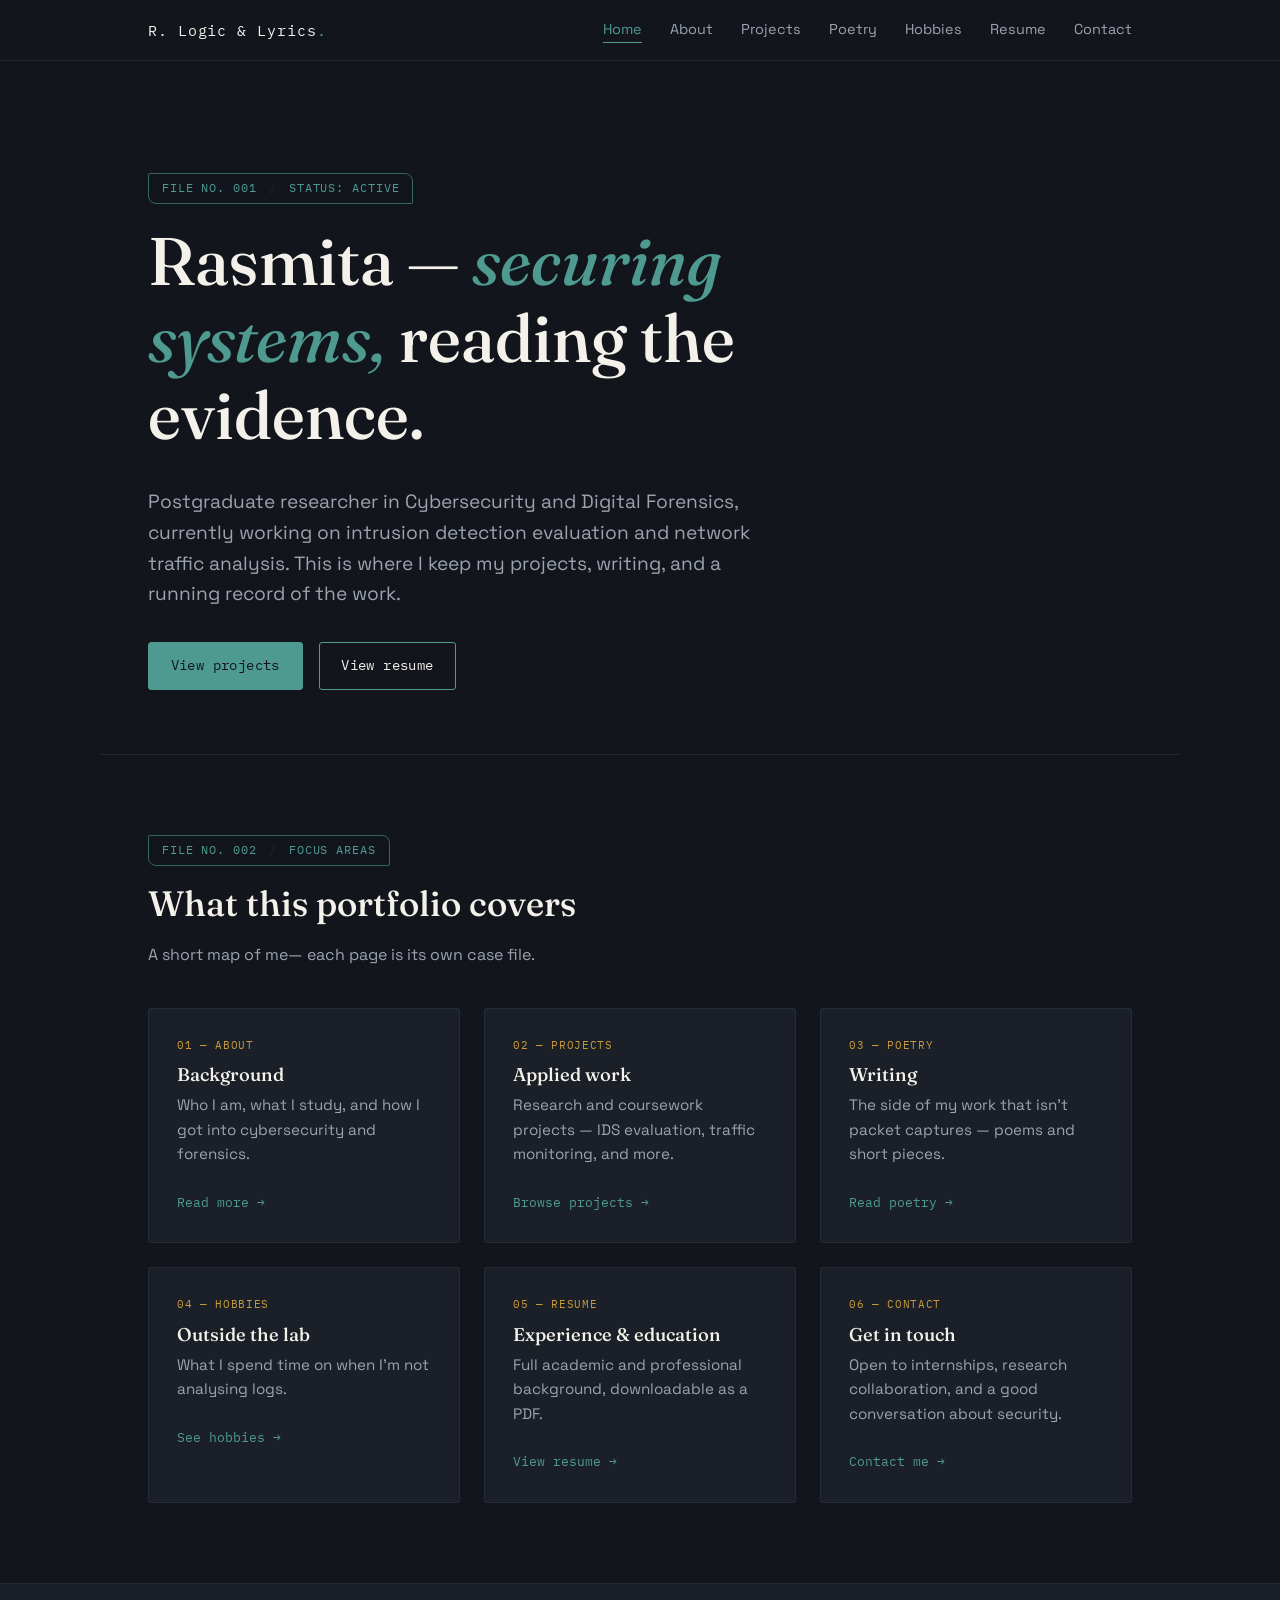
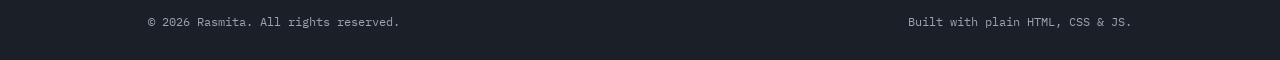
<file: index.html>
<!DOCTYPE html>
<html lang="en">
<head>
  <meta charset="UTF-8">
  <meta name="viewport" content="width=device-width, initial-scale=1.0">
  <title>Rasmita — Cybersecurity & Digital Forensics</title>
  <meta name="description" content="Portfolio of Rasmita — postgraduate researcher in cybersecurity and digital forensics. Projects, writing, and background.">
  <link rel="icon" type="image/x-icon" href="favicon/favicon.ico">
  <link rel="stylesheet" href="css/style.css">
</head>
<body>

  <header class="site-header">
    <div class="wrap">
      <a href="index.html" class="logo-mark">R. Logic & Lyrics<span>.</span></a>
      <button class="nav-toggle" aria-expanded="false" aria-controls="nav-links">Menu</button>
      <ul class="nav-links" id="nav-links">
        <li><a href="index.html" aria-current="page">Home</a></li>
        <li><a href="about.html">About</a></li>
        <li><a href="projects.html">Projects</a></li>
        <li><a href="poetry.html">Poetry</a></li>
        <li><a href="hobbies.html">Hobbies</a></li>
        <li><a href="resume.html">Resume</a></li>
        <li><a href="contact.html">Contact</a></li>
      </ul>
    </div>
  </header>

  <main>
    <section class="hero wrap">
      <div class="case-tab">FILE NO. 001 <span class="divider">/</span> STATUS: ACTIVE</div>
      <h1>Rasmita — <em>securing systems,</em> reading the evidence.</h1>
      <p class="lede">
        Postgraduate researcher in Cybersecurity and Digital Forensics, currently working on intrusion
        detection evaluation and network traffic analysis. This is where I keep my projects, writing,
        and a running record of the work.
      </p>
      <div class="hero-actions">
        <a href="projects.html" class="btn btn-primary">View projects</a>
        <a href="resume.html" class="btn btn-ghost">View resume</a>
      </div>
    </section>

    <section class="section wrap">
      <div class="section-head reveal">
        <div class="case-tab">FILE NO. 002 <span class="divider">/</span> FOCUS AREAS</div>
        <h2>What this portfolio covers</h2>
        <p>A short map of me— each page is its own case file.</p>
      </div>
      <div class="grid">
        <div class="card reveal">
          <div class="meta">01 — About</div>
          <h3>Background</h3>
          <p>Who I am, what I study, and how I got into cybersecurity and forensics.</p>
          <a href="about.html" class="card-link">Read more →</a>
        </div>
        <div class="card reveal">
          <div class="meta">02 — Projects</div>
          <h3>Applied work</h3>
          <p>Research and coursework projects — IDS evaluation, traffic monitoring, and more.</p>
          <a href="projects.html" class="card-link">Browse projects →</a>
        </div>
        <div class="card reveal">
          <div class="meta">03 — Poetry</div>
          <h3>Writing</h3>
          <p>The side of my work that isn't packet captures — poems and short pieces.</p>
          <a href="poetry.html" class="card-link">Read poetry →</a>
        </div>
        <div class="card reveal">
          <div class="meta">04 — Hobbies</div>
          <h3>Outside the lab</h3>
          <p>What I spend time on when I'm not analysing logs.</p>
          <a href="hobbies.html" class="card-link">See hobbies →</a>
        </div>
        <div class="card reveal">
          <div class="meta">05 — Resume</div>
          <h3>Experience & education</h3>
          <p>Full academic and professional background, downloadable as a PDF.</p>
          <a href="resume.html" class="card-link">View resume →</a>
        </div>
        <div class="card reveal">
          <div class="meta">06 — Contact</div>
          <h3>Get in touch</h3>
          <p>Open to internships, research collaboration, and a good conversation about security.</p>
          <a href="contact.html" class="card-link">Contact me →</a>
        </div>
      </div>
    </section>
  </main>

  <footer class="site-footer">
    <div class="wrap">
      <span>&copy; <span id="year"></span> Rasmita. All rights reserved.</span>
      <span>Built with plain HTML, CSS & JS.</span>
    </div>
  </footer>

  <script src="js/script.js"></script>
</body>
</html>
</file>
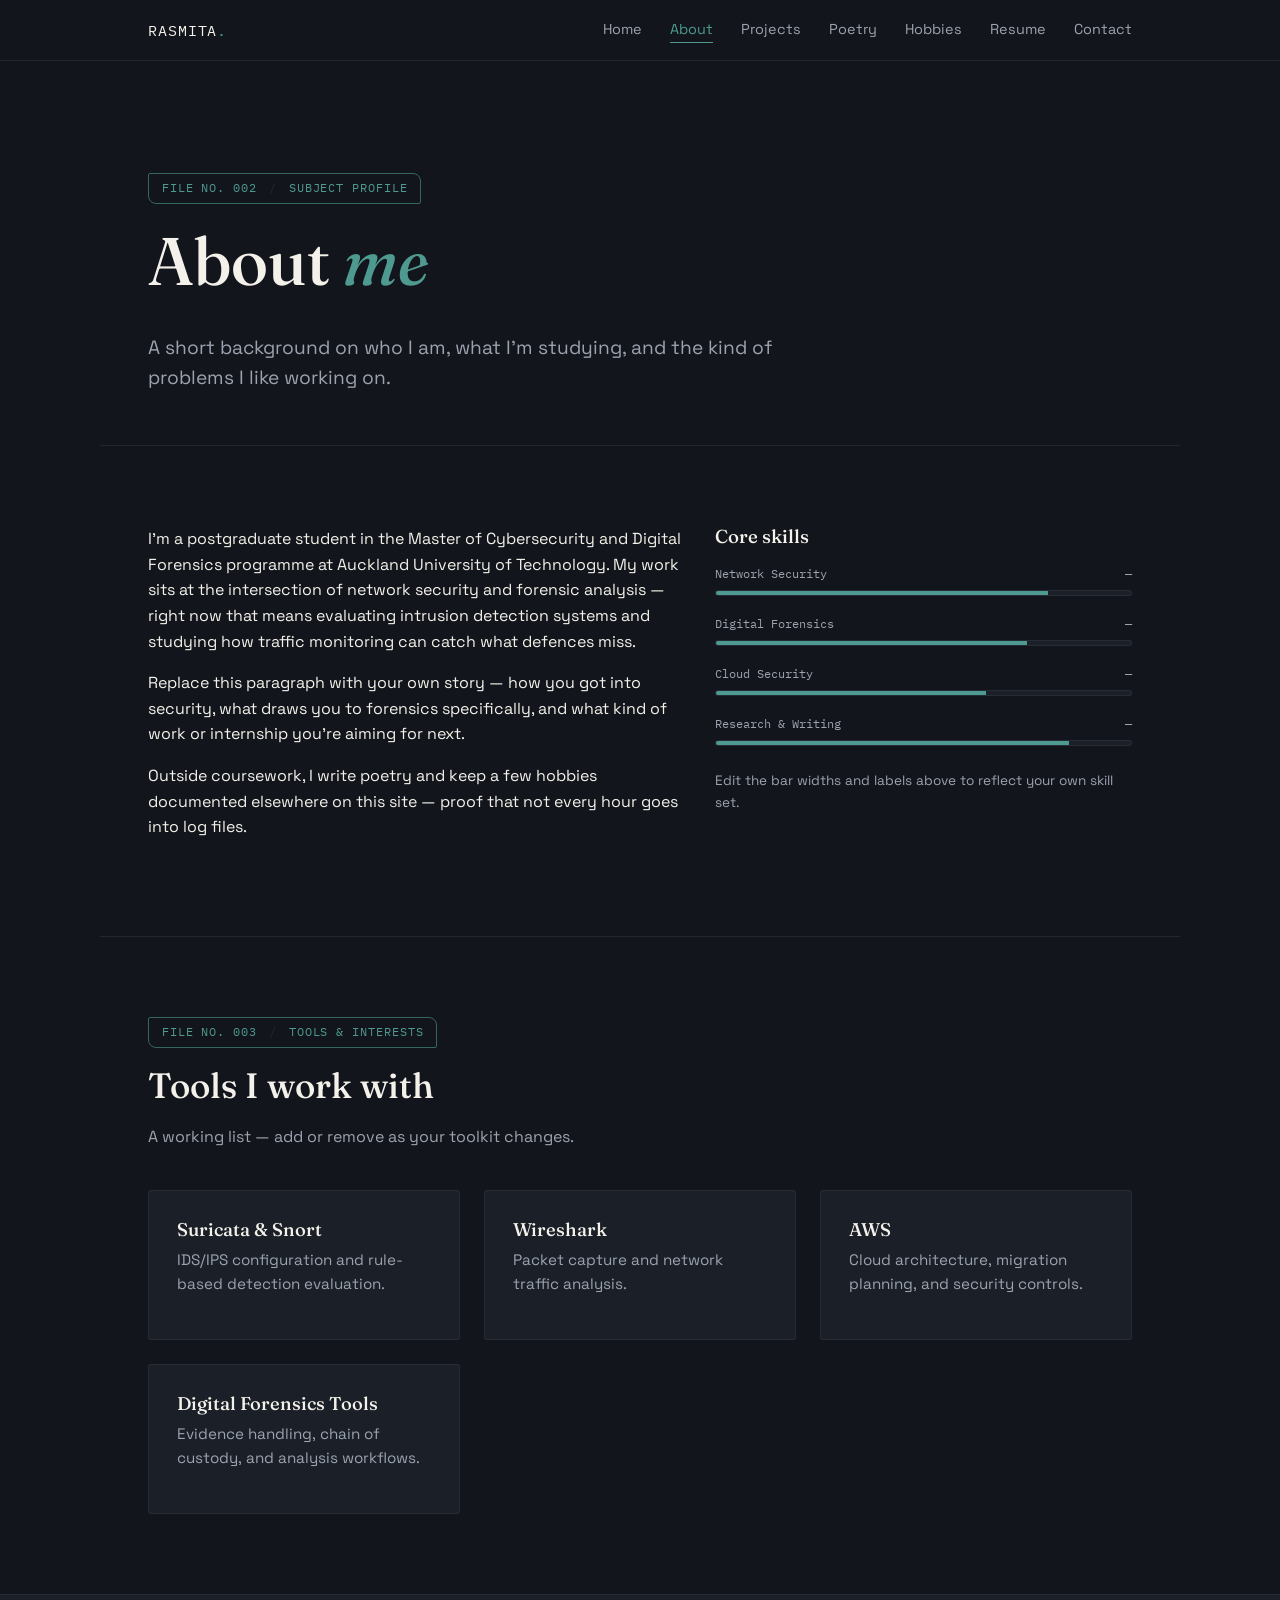
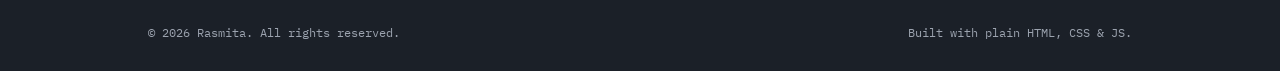
<file: about.html>
<!DOCTYPE html>
<html lang="en">
<head>
  <meta charset="UTF-8">
  <meta name="viewport" content="width=device-width, initial-scale=1.0">
  <title>About — Rasmita</title>
  <meta name="description" content="About Rasmita — background, education, and skills in cybersecurity and digital forensics.">
  <link rel="icon" type="image/x-icon" href="favicon/favicon.ico">
  <link rel="stylesheet" href="css/style.css">
</head>
<body>

  <header class="site-header">
    <div class="wrap">
      <a href="index.html" class="logo-mark">RASMITA<span>.</span></a>
      <button class="nav-toggle" aria-expanded="false" aria-controls="nav-links">Menu</button>
      <ul class="nav-links" id="nav-links">
        <li><a href="index.html">Home</a></li>
        <li><a href="about.html" aria-current="page">About</a></li>
        <li><a href="projects.html">Projects</a></li>
        <li><a href="poetry.html">Poetry</a></li>
        <li><a href="hobbies.html">Hobbies</a></li>
        <li><a href="resume.html">Resume</a></li>
        <li><a href="contact.html">Contact</a></li>
      </ul>
    </div>
  </header>

  <main>
    <section class="hero wrap" style="padding-bottom: 2rem;">
      <div class="case-tab">FILE NO. 002 <span class="divider">/</span> SUBJECT PROFILE</div>
      <h1>About <em>me</em></h1>
      <p class="lede">
        A short background on who I am, what I'm studying, and the kind of problems I like working on.
      </p>
    </section>

    <section class="section wrap">
      <div class="grid" style="grid-template-columns: 1.3fr 1fr; align-items: start;">
        <div class="reveal">
          <p>
            I'm a postgraduate student in the Master of Cybersecurity and Digital Forensics programme
            at Auckland University of Technology. My work sits at the intersection of network security
            and forensic analysis — right now that means evaluating intrusion detection systems and
            studying how traffic monitoring can catch what defences miss.
          </p>
          <p>
            Replace this paragraph with your own story — how you got into security, what draws you to
            forensics specifically, and what kind of work or internship you're aiming for next.
          </p>
          <p>
            Outside coursework, I write poetry and keep a few hobbies documented elsewhere on this site —
            proof that not every hour goes into log files.
          </p>
        </div>

        <div class="reveal">
          <h3 style="margin-bottom:1rem;">Core skills</h3>
          <div class="skill-bar">
            <div class="label"><span>Network Security</span><span>—</span></div>
            <div class="track"><div class="fill" style="width: 80%;"></div></div>
          </div>
          <div class="skill-bar">
            <div class="label"><span>Digital Forensics</span><span>—</span></div>
            <div class="track"><div class="fill" style="width: 75%;"></div></div>
          </div>
          <div class="skill-bar">
            <div class="label"><span>Cloud Security</span><span>—</span></div>
            <div class="track"><div class="fill" style="width: 65%;"></div></div>
          </div>
          <div class="skill-bar">
            <div class="label"><span>Research & Writing</span><span>—</span></div>
            <div class="track"><div class="fill" style="width: 85%;"></div></div>
          </div>
          <p style="font-size: 0.85rem; color: var(--text-lo); margin-top: 1.5rem;">
            Edit the bar widths and labels above to reflect your own skill set.
          </p>
        </div>
      </div>
    </section>

    <section class="section wrap">
      <div class="section-head reveal">
        <div class="case-tab">FILE NO. 003 <span class="divider">/</span> TOOLS & INTERESTS</div>
        <h2>Tools I work with</h2>
        <p>A working list — add or remove as your toolkit changes.</p>
      </div>
      <div class="grid">
        <div class="card reveal"><h3>Suricata & Snort</h3><p>IDS/IPS configuration and rule-based detection evaluation.</p></div>
        <div class="card reveal"><h3>Wireshark</h3><p>Packet capture and network traffic analysis.</p></div>
        <div class="card reveal"><h3>AWS</h3><p>Cloud architecture, migration planning, and security controls.</p></div>
        <div class="card reveal"><h3>Digital Forensics Tools</h3><p>Evidence handling, chain of custody, and analysis workflows.</p></div>
      </div>
    </section>
  </main>

  <footer class="site-footer">
    <div class="wrap">
      <span>&copy; <span id="year"></span> Rasmita. All rights reserved.</span>
      <span>Built with plain HTML, CSS & JS.</span>
    </div>
  </footer>

  <script src="js/script.js"></script>
</body>
</html>
</file>
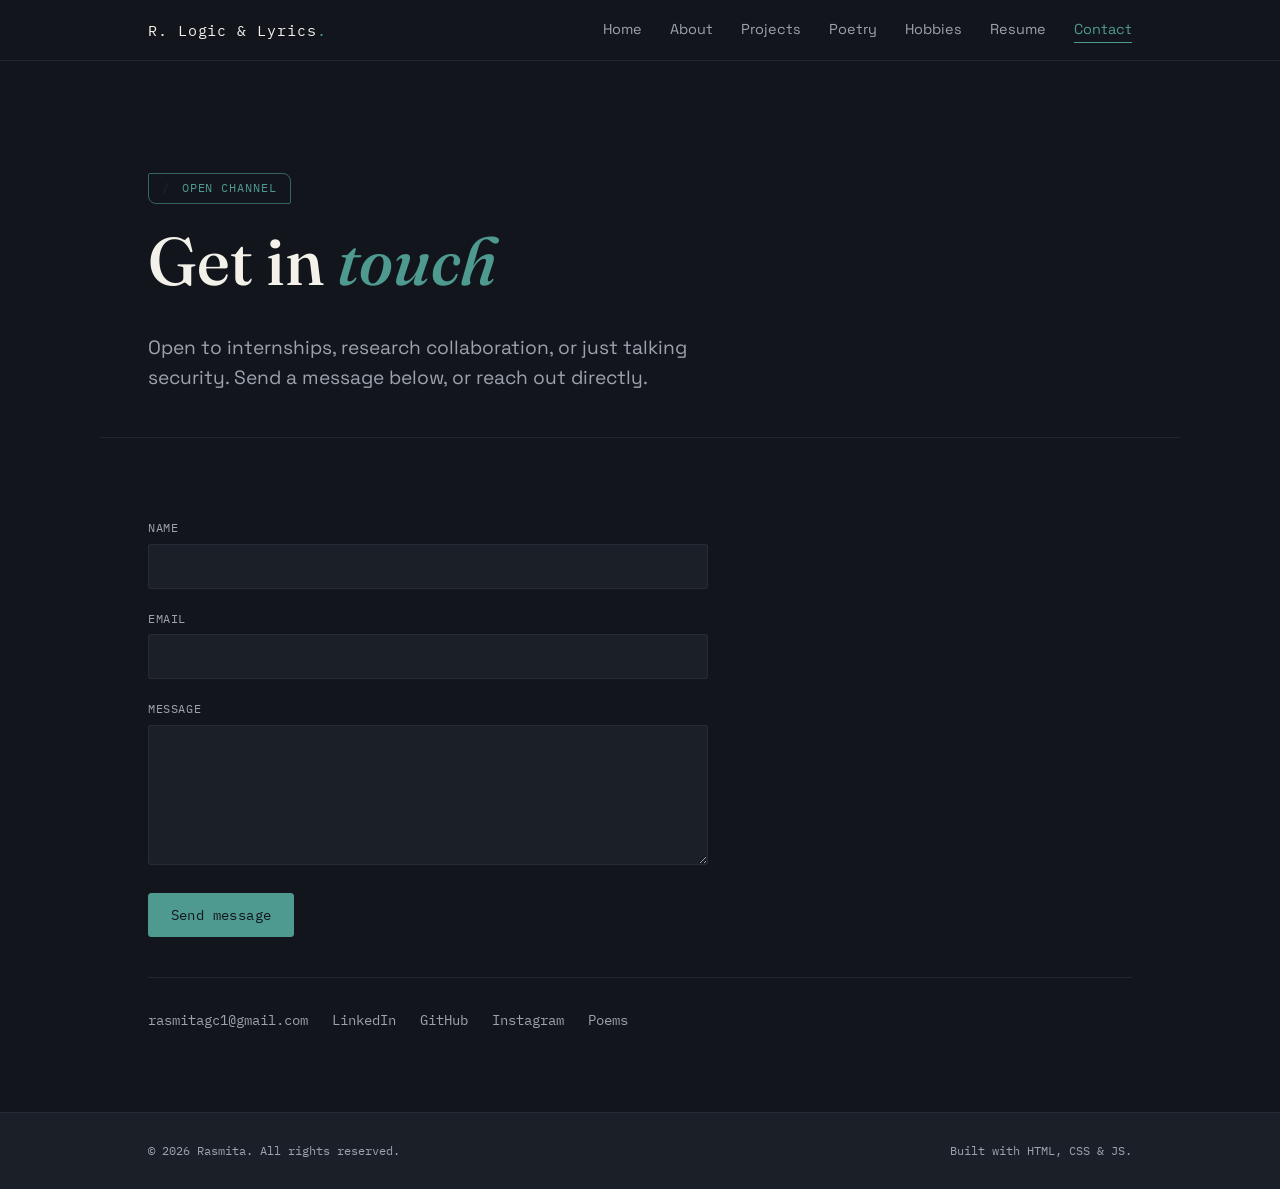
<file: contact.html>
<!DOCTYPE html>
<html lang="en">
<head>
  <meta charset="UTF-8">
  <meta name="viewport" content="width=device-width, initial-scale=1.0">
  <title>Contact — Rasmita</title>
  <meta name="description" content="Get in touch with Rasmita.">
  <link rel="icon" type="image/x-icon" href="favicon/favicon.ico">
  <link rel="stylesheet" href="css/style.css">
</head>
<body>

  <header class="site-header">
    <div class="wrap">
      <a href="index.html" class="logo-mark">R. Logic & Lyrics<span>.</span></a>
      <button class="nav-toggle" aria-expanded="false" aria-controls="nav-links">Menu</button>
      <ul class="nav-links" id="nav-links">
        <li><a href="index.html">Home</a></li>
        <li><a href="about.html">About</a></li>
        <li><a href="projects.html">Projects</a></li>
        <li><a href="poetry.html">Poetry</a></li>
        <li><a href="hobbies.html">Hobbies</a></li>
        <li><a href="resume.html">Resume</a></li>
        <li><a href="contact.html" aria-current="page">Contact</a></li>
      </ul>
    </div>
  </header>

  <main>
    <section class="hero wrap" style="padding-bottom: 1.5rem;">
      <div class="case-tab"> <span class="divider">/</span> OPEN CHANNEL</div>
      <h1>Get in <em>touch</em></h1>
      <p class="lede">
        Open to internships, research collaboration, or just talking security. Send a message below,
        or reach out directly.
      </p>
    </section>

    <section class="section wrap">
      <!--
        This form uses Formspree (formspree.io) — a free service that emails form
        submissions to you without needing a backend server, which works with
        GitHub Pages since it only serves static files.

        To activate it:
        1. Create a free account at https://formspree.io
        2. Create a new form and copy your form endpoint (looks like
           https://formspree.io/f/xxxxabcd)
        3. Replace the action="" URL below with your endpoint
      -->
      <form class="form-grid reveal" action="https://formspree.io/f/mnjerlel" method="POST">
        <div class="field">
          <label for="name">Name</label>
          <input type="text" id="name" name="name" required>
        </div>
        <div class="field">
          <label for="email">Email</label>
          <input type="email" id="email" name="email" required>
        </div>
        <div class="field">
          <label for="message">Message</label>
          <textarea id="message" name="message" required></textarea>
        </div>
        <div class="field">
          <button type="submit" class="btn btn-primary">Send message</button>
        </div>
      </form>

      <div class="contact-info reveal">
        <a href="mailto:your.email@example.com">rasmitagc1@gmail.com</a>
        <a href="https://www.linkedin.com/in/rasmita-gc-48696a213/" target="_blank" rel="noopener">LinkedIn</a>
        <a href="https://github.com/rasmitagc" target="_blank" rel="noopener">GitHub</a>
        <a href="https://www.instagram.com/rasmitagc__/" target="_blank" rel="noopener">Instagram</a>
        <a href="https://rasmitagc.blogspot.com/" target="_blank" rel="noopener">Poems</a>
      </div>
    </section>
  </main>

  <footer class="site-footer">
    <div class="wrap">
      <span>&copy; <span id="year"></span> Rasmita. All rights reserved.</span>
      <span>Built with HTML, CSS & JS.</span>
    </div>
  </footer>

  <script src="js/script.js"></script>
</body>
</html>
</file>
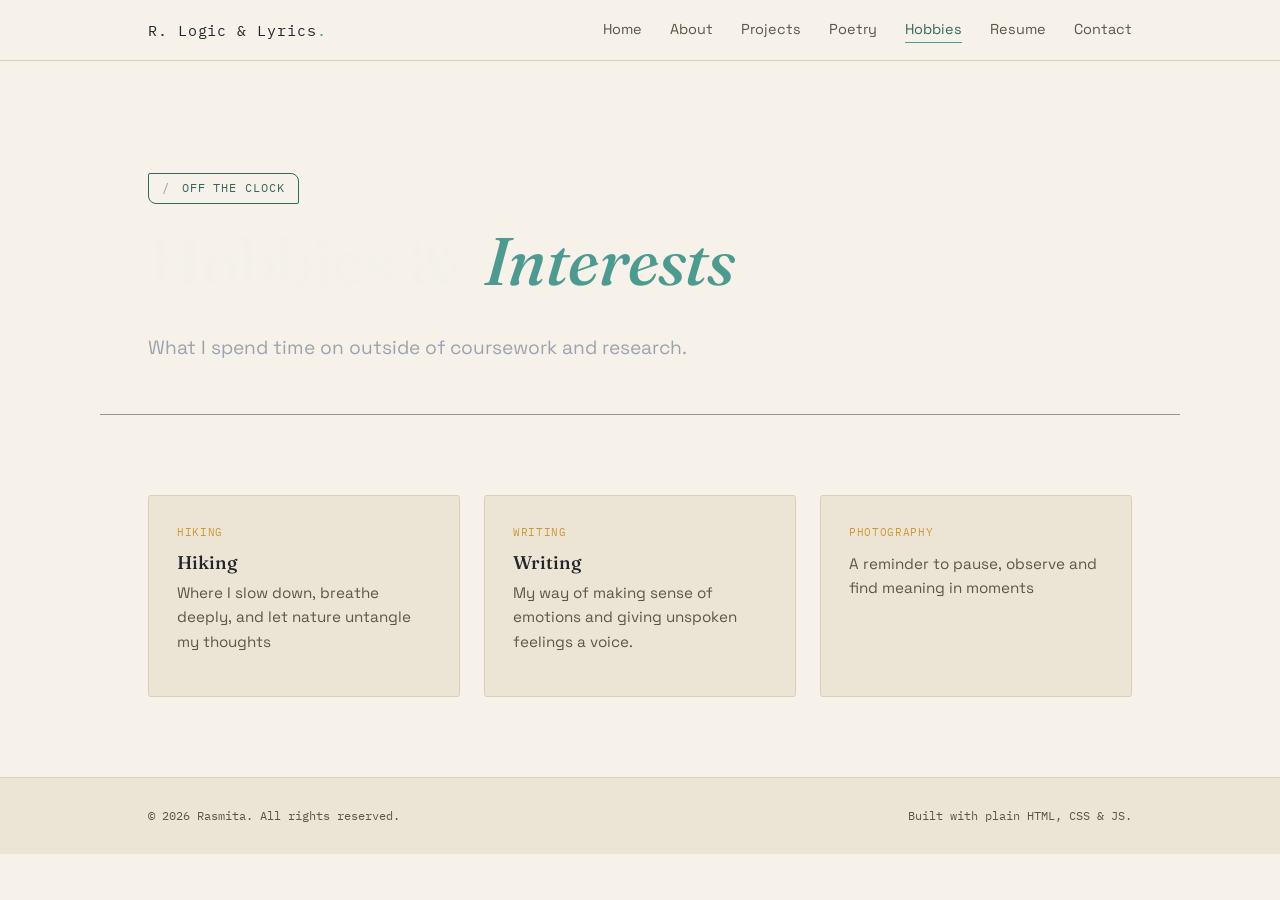
<file: hobbies.html>
<!DOCTYPE html>
<html lang="en">
<head>
  <meta charset="UTF-8">
  <meta name="viewport" content="width=device-width, initial-scale=1.0">
  <title>Hobbies — Rasmita</title>
  <meta name="description" content="Hobbies and interests outside of coursework.">
  <link rel="icon" type="image/x-icon" href="favicon/favicon.ico">
  <link rel="stylesheet" href="css/style.css">
</head>
<body class="paper-page">

  <header class="site-header">
    <div class="wrap">
      <a href="index.html" class="logo-mark">R. Logic & Lyrics<span>.</span></a>
      <button class="nav-toggle" aria-expanded="false" aria-controls="nav-links">Menu</button>
      <ul class="nav-links" id="nav-links">
        <li><a href="index.html">Home</a></li>
        <li><a href="about.html">About</a></li>
        <li><a href="projects.html">Projects</a></li>
        <li><a href="poetry.html">Poetry</a></li>
        <li><a href="hobbies.html" aria-current="page">Hobbies</a></li>
        <li><a href="resume.html">Resume</a></li>
        <li><a href="contact.html">Contact</a></li>
      </ul>
    </div>
  </header>

  <main>
    <section class="hero wrap" style="padding-bottom: 2rem;">
      <div class="case-tab"><span class="divider">/</span> OFF THE CLOCK</div>
      <h1>Hobbies & <em>Interests</em></h1>
      <p class="lede">
        What I spend time on outside of coursework and research.
      </p>
    </section>

    <section class="section wrap">
      <div class="grid">
        <div class="card reveal">
          <div class="meta">Hiking</div>
          <h3>Hiking</h3>
          <p>Where I slow down, breathe deeply, and let nature untangle my thoughts</p>
        </div>
        <div class="card reveal">
          <div class="meta">Writing</div>
          <h3>Writing</h3>
          <p>My way of making sense of emotions and giving unspoken feelings a voice.</p>
        </div>
        <div class="card reveal">
          <div class="meta">Photography</div>
          <h3></h3>
          <p>A reminder to pause, observe and find meaning in moments</p>
        </div>
      </div>
    </section>
  </main>

  <footer class="site-footer">
    <div class="wrap">
      <span>&copy; <span id="year"></span> Rasmita. All rights reserved.</span>
      <span>Built with plain HTML, CSS & JS.</span>
    </div>
  </footer>

  <script src="js/script.js"></script>
</body>
</html>
</file>
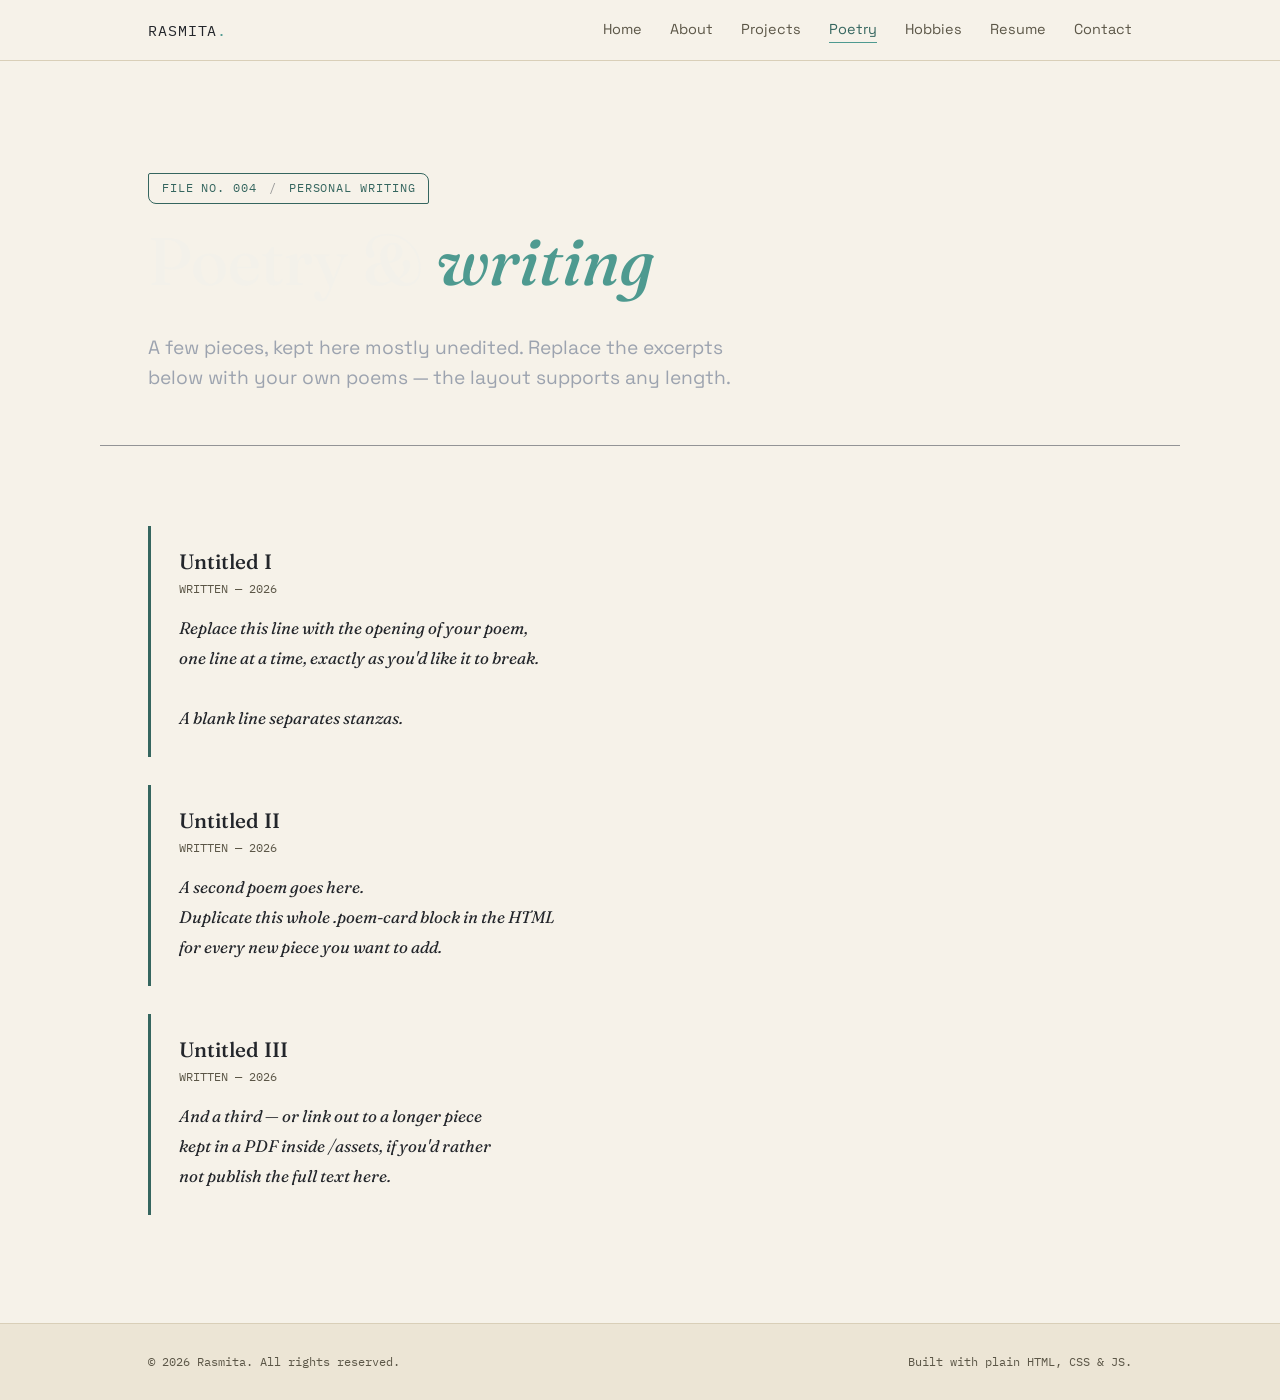
<file: poetry.html>
<!DOCTYPE html>
<html lang="en">
<head>
  <meta charset="UTF-8">
  <meta name="viewport" content="width=device-width, initial-scale=1.0">
  <title>Poetry — Rasmita</title>
  <meta name="description" content="Poetry and writing by Rasmita.">
  <link rel="icon" type="image/x-icon" href="favicon/favicon.ico">
  <link rel="stylesheet" href="css/style.css">
</head>
<body class="paper-page">

  <header class="site-header">
    <div class="wrap">
      <a href="index.html" class="logo-mark">RASMITA<span>.</span></a>
      <button class="nav-toggle" aria-expanded="false" aria-controls="nav-links">Menu</button>
      <ul class="nav-links" id="nav-links">
        <li><a href="index.html">Home</a></li>
        <li><a href="about.html">About</a></li>
        <li><a href="projects.html">Projects</a></li>
        <li><a href="poetry.html" aria-current="page">Poetry</a></li>
        <li><a href="hobbies.html">Hobbies</a></li>
        <li><a href="resume.html">Resume</a></li>
        <li><a href="contact.html">Contact</a></li>
      </ul>
    </div>
  </header>

  <main>
    <section class="hero wrap" style="padding-bottom: 2rem;">
      <div class="case-tab">FILE NO. 004 <span class="divider">/</span> PERSONAL WRITING</div>
      <h1>Poetry & <em>writing</em></h1>
      <p class="lede">
        A few pieces, kept here mostly unedited. Replace the excerpts below with your own poems —
        the layout supports any length.
      </p>
    </section>

    <section class="section wrap">
      <div class="poem-card reveal">
        <h3>Untitled I</h3>
        <div class="meta">WRITTEN — 2026</div>
        <div class="excerpt">Replace this line with the opening of your poem,
one line at a time, exactly as you'd like it to break.

A blank line separates stanzas.</div>
      </div>

      <div class="poem-card reveal">
        <h3>Untitled II</h3>
        <div class="meta">WRITTEN — 2026</div>
        <div class="excerpt">A second poem goes here.
Duplicate this whole .poem-card block in the HTML
for every new piece you want to add.</div>
      </div>

      <div class="poem-card reveal">
        <h3>Untitled III</h3>
        <div class="meta">WRITTEN — 2026</div>
        <div class="excerpt">And a third — or link out to a longer piece
kept in a PDF inside /assets, if you'd rather
not publish the full text here.</div>
      </div>
    </section>
  </main>

  <footer class="site-footer">
    <div class="wrap">
      <span>&copy; <span id="year"></span> Rasmita. All rights reserved.</span>
      <span>Built with plain HTML, CSS & JS.</span>
    </div>
  </footer>

  <script src="js/script.js"></script>
</body>
</html>
</file>
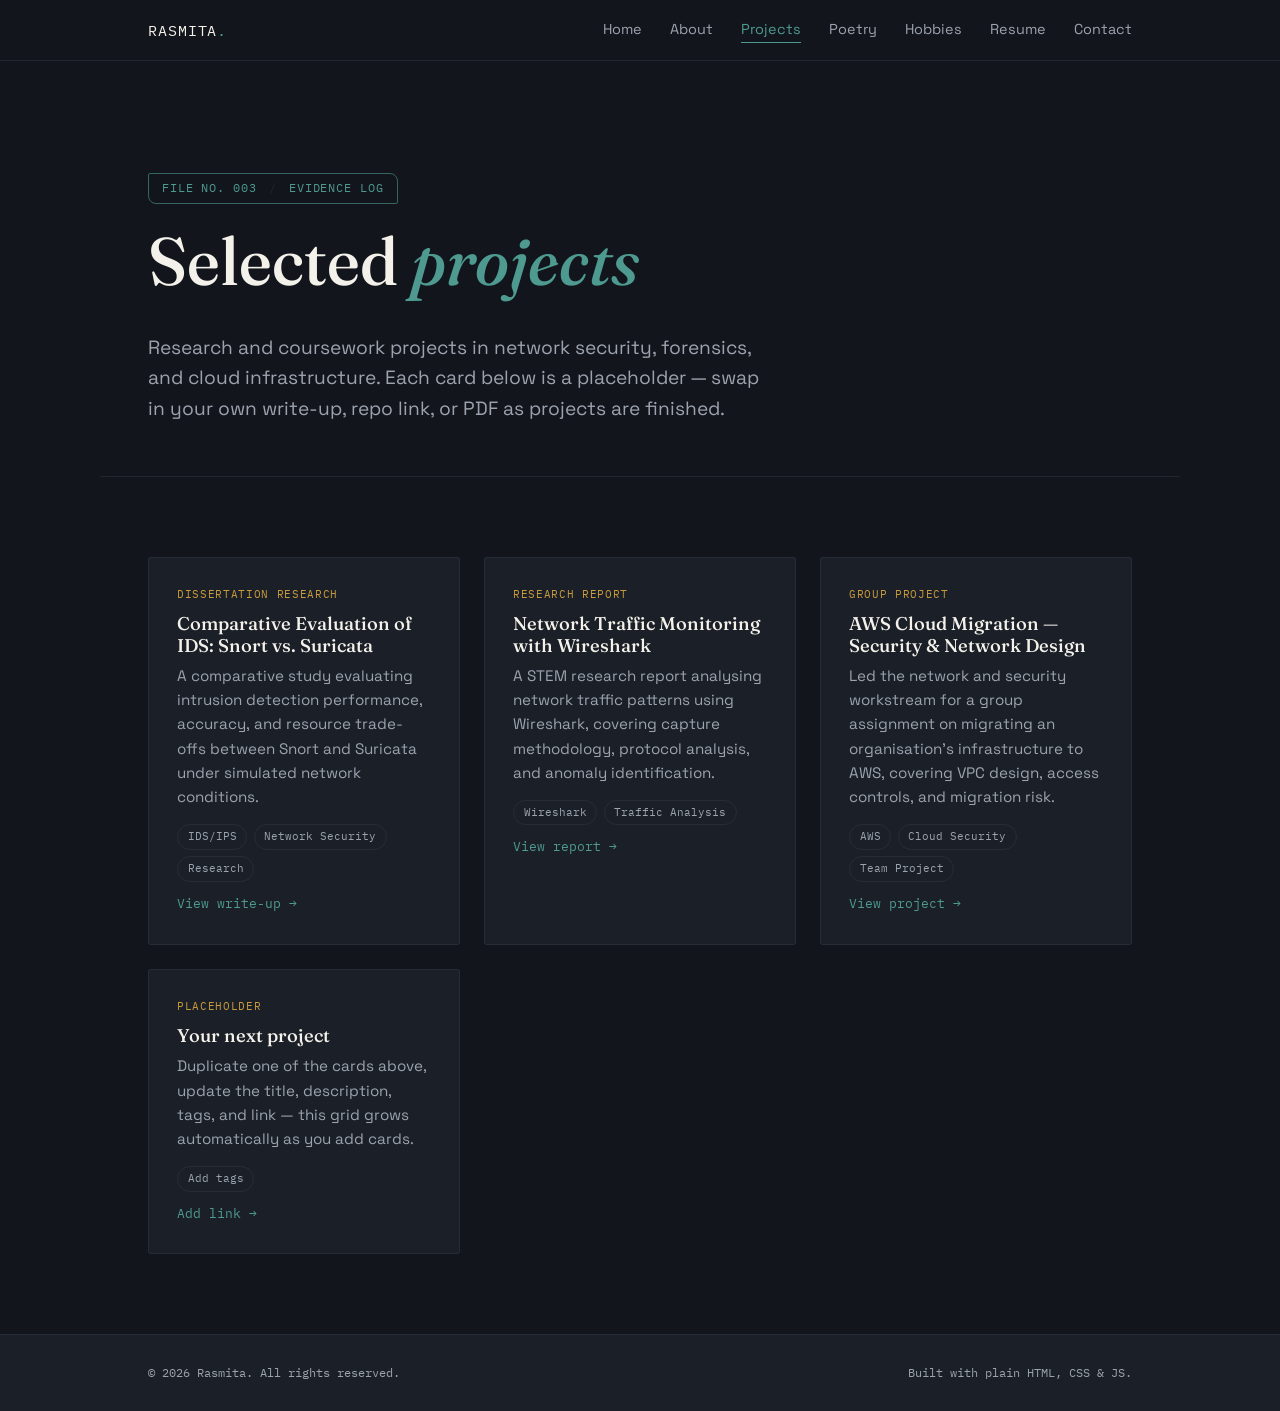
<file: projects.html>
<!DOCTYPE html>
<html lang="en">
<head>
  <meta charset="UTF-8">
  <meta name="viewport" content="width=device-width, initial-scale=1.0">
  <title>Projects — Rasmita</title>
  <meta name="description" content="Cybersecurity and digital forensics projects by Rasmita.">
  <link rel="icon" type="image/x-icon" href="favicon/favicon.ico">
  <link rel="stylesheet" href="css/style.css">
</head>
<body>

  <header class="site-header">
    <div class="wrap">
      <a href="index.html" class="logo-mark">RASMITA<span>.</span></a>
      <button class="nav-toggle" aria-expanded="false" aria-controls="nav-links">Menu</button>
      <ul class="nav-links" id="nav-links">
        <li><a href="index.html">Home</a></li>
        <li><a href="about.html">About</a></li>
        <li><a href="projects.html" aria-current="page">Projects</a></li>
        <li><a href="poetry.html">Poetry</a></li>
        <li><a href="hobbies.html">Hobbies</a></li>
        <li><a href="resume.html">Resume</a></li>
        <li><a href="contact.html">Contact</a></li>
      </ul>
    </div>
  </header>

  <main>
    <section class="hero wrap" style="padding-bottom: 2rem;">
      <div class="case-tab">FILE NO. 003 <span class="divider">/</span> EVIDENCE LOG</div>
      <h1>Selected <em>projects</em></h1>
      <p class="lede">
        Research and coursework projects in network security, forensics, and cloud infrastructure.
        Each card below is a placeholder — swap in your own write-up, repo link, or PDF as projects
        are finished.
      </p>
    </section>

    <section class="section wrap">
      <div class="grid">

        <div class="card reveal">
          <div class="meta">Dissertation Research</div>
          <h3>Comparative Evaluation of IDS: Snort vs. Suricata</h3>
          <p>
            A comparative study evaluating intrusion detection performance, accuracy, and resource
            trade-offs between Snort and Suricata under simulated network conditions.
          </p>
          <div class="tags"><span>IDS/IPS</span><span>Network Security</span><span>Research</span></div>
          <a href="#" class="card-link">View write-up →</a>
        </div>

        <div class="card reveal">
          <div class="meta">Research Report</div>
          <h3>Network Traffic Monitoring with Wireshark</h3>
          <p>
            A STEM research report analysing network traffic patterns using Wireshark, covering
            capture methodology, protocol analysis, and anomaly identification.
          </p>
          <div class="tags"><span>Wireshark</span><span>Traffic Analysis</span></div>
          <a href="#" class="card-link">View report →</a>
        </div>

        <div class="card reveal">
          <div class="meta">Group Project</div>
          <h3>AWS Cloud Migration — Security & Network Design</h3>
          <p>
            Led the network and security workstream for a group assignment on migrating an
            organisation's infrastructure to AWS, covering VPC design, access controls, and
            migration risk.
          </p>
          <div class="tags"><span>AWS</span><span>Cloud Security</span><span>Team Project</span></div>
          <a href="#" class="card-link">View project →</a>
        </div>

        <div class="card reveal">
          <div class="meta">Placeholder</div>
          <h3>Your next project</h3>
          <p>
            Duplicate one of the cards above, update the title, description, tags, and link — this
            grid grows automatically as you add cards.
          </p>
          <div class="tags"><span>Add tags</span></div>
          <a href="#" class="card-link">Add link →</a>
        </div>

      </div>
    </section>
  </main>

  <footer class="site-footer">
    <div class="wrap">
      <span>&copy; <span id="year"></span> Rasmita. All rights reserved.</span>
      <span>Built with plain HTML, CSS & JS.</span>
    </div>
  </footer>

  <script src="js/script.js"></script>
</body>
</html>
</file>
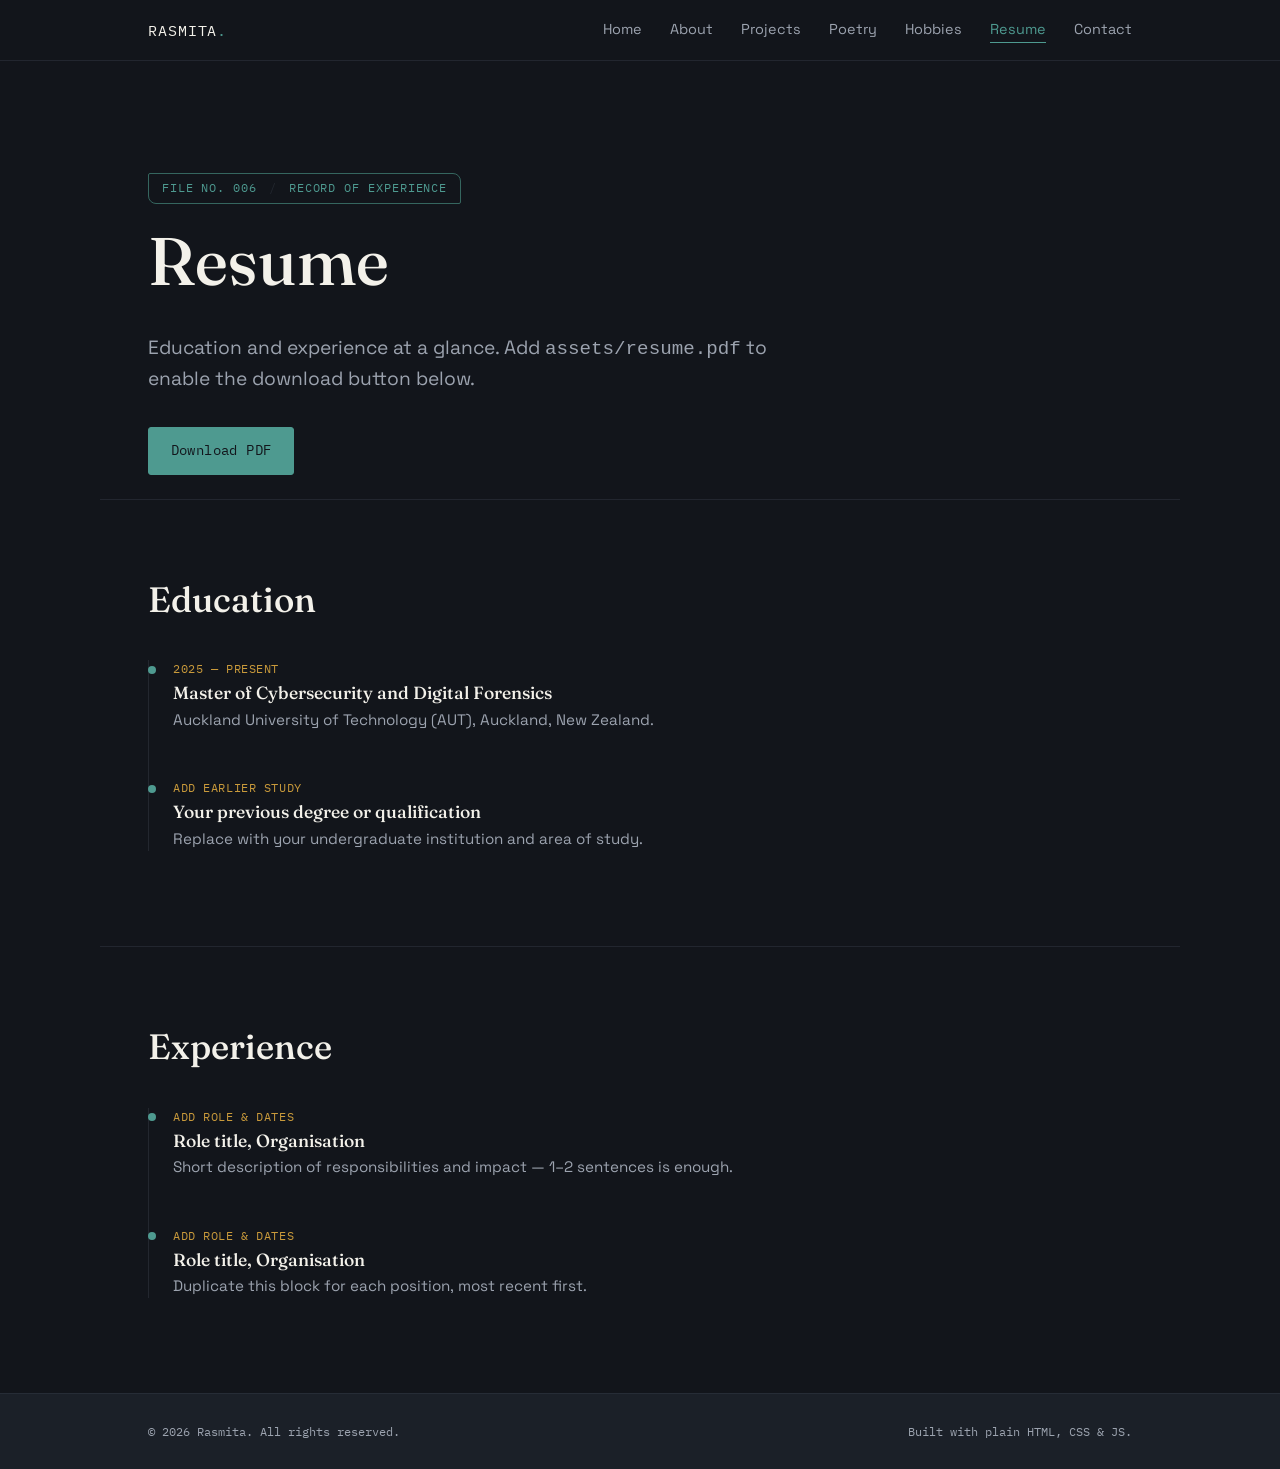
<file: resume.html>
<!DOCTYPE html>
<html lang="en">
<head>
  <meta charset="UTF-8">
  <meta name="viewport" content="width=device-width, initial-scale=1.0">
  <title>Resume — Rasmita</title>
  <meta name="description" content="Education and experience — Rasmita, Cybersecurity and Digital Forensics.">
  <link rel="icon" type="image/x-icon" href="favicon/favicon.ico">
  <link rel="stylesheet" href="css/style.css">
</head>
<body>

  <header class="site-header">
    <div class="wrap">
      <a href="index.html" class="logo-mark">RASMITA<span>.</span></a>
      <button class="nav-toggle" aria-expanded="false" aria-controls="nav-links">Menu</button>
      <ul class="nav-links" id="nav-links">
        <li><a href="index.html">Home</a></li>
        <li><a href="about.html">About</a></li>
        <li><a href="projects.html">Projects</a></li>
        <li><a href="poetry.html">Poetry</a></li>
        <li><a href="hobbies.html">Hobbies</a></li>
        <li><a href="resume.html" aria-current="page">Resume</a></li>
        <li><a href="contact.html">Contact</a></li>
      </ul>
    </div>
  </header>

  <main>
    <section class="hero wrap" style="padding-bottom: 1.5rem;">
      <div class="case-tab">FILE NO. 006 <span class="divider">/</span> RECORD OF EXPERIENCE</div>
      <h1>Resume</h1>
      <p class="lede">
        Education and experience at a glance. Add <code>assets/resume.pdf</code> to enable the
        download button below.
      </p>
      <div class="hero-actions">
        <a href="assets/resume.pdf" class="btn btn-primary" download>Download PDF</a>
      </div>
    </section>

    <section class="section wrap">
      <div class="section-head reveal">
        <h2>Education</h2>
      </div>
      <div class="timeline reveal">
        <div class="timeline-item">
          <div class="meta">2025 — Present</div>
          <h3>Master of Cybersecurity and Digital Forensics</h3>
          <p>Auckland University of Technology (AUT), Auckland, New Zealand.</p>
        </div>
        <div class="timeline-item">
          <div class="meta">Add earlier study</div>
          <h3>Your previous degree or qualification</h3>
          <p>Replace with your undergraduate institution and area of study.</p>
        </div>
      </div>
    </section>

    <section class="section wrap">
      <div class="section-head reveal">
        <h2>Experience</h2>
      </div>
      <div class="timeline reveal">
        <div class="timeline-item">
          <div class="meta">Add role & dates</div>
          <h3>Role title, Organisation</h3>
          <p>Short description of responsibilities and impact — 1–2 sentences is enough.</p>
        </div>
        <div class="timeline-item">
          <div class="meta">Add role & dates</div>
          <h3>Role title, Organisation</h3>
          <p>Duplicate this block for each position, most recent first.</p>
        </div>
      </div>
    </section>
  </main>

  <footer class="site-footer">
    <div class="wrap">
      <span>&copy; <span id="year"></span> Rasmita. All rights reserved.</span>
      <span>Built with plain HTML, CSS & JS.</span>
    </div>
  </footer>

  <script src="js/script.js"></script>
</body>
</html>
</file>
<file: css/style.css>
/* ======================================================================
   RASMITA — PORTFOLIO STYLESHEET
   Theme: "Case File" — a nod to forensics/investigation work, paired with
   a warm editorial serif for the creative side (poetry/hobbies).
   Edit the tokens in :root to re-theme the whole site from one place.
   ====================================================================== */

@import url('https://fonts.googleapis.com/css2?family=Fraunces:ital,opsz,wght@0,9..144,400;0,9..144,500;0,9..144,600;1,9..144,500&family=Space+Grotesk:wght@400;500;700&family=IBM+Plex+Mono:wght@400;500&display=swap');

:root {
  /* ---- Color tokens ---- */
  --ink: #12151B;          /* primary background */
  --ink-soft: #1B2028;      /* card / raised surface on dark */
  --paper: #F6F2E9;         /* warm background for creative pages */
  --paper-dim: #ECE5D5;     /* paper surface / card */
  --line: #33394480;        /* hairline on dark */
  --line-paper: #D9CFB8;    /* hairline on paper */
  --teal: #4E9A90;          /* primary accent */
  --teal-dim: #35665F;
  --amber: #C99A3B;         /* secondary / stamp accent */
  --text-hi: #F3F1EA;       /* high-contrast text on dark */
  --text-lo: #9CA3AF;       /* muted text on dark */
  --text-ink: #23262B;      /* body text on paper */
  --text-ink-muted: #5B5647;

  /* ---- Type tokens ---- */
  --font-display: 'Fraunces', Georgia, serif;
  --font-body: 'Space Grotesk', 'Segoe UI', sans-serif;
  --font-mono: 'IBM Plex Mono', 'Courier New', monospace;

  /* ---- Layout tokens ---- */
  --max-width: 1080px;
  --gutter: clamp(1.25rem, 4vw, 3rem);
  --radius: 3px;
}

/* ======================================================================
   RESET
   ====================================================================== */
*, *::before, *::after { box-sizing: border-box; }
html { scroll-behavior: smooth; }
body {
  margin: 0;
  background: var(--ink);
  color: var(--text-hi);
  font-family: var(--font-body);
  font-size: 16px;
  line-height: 1.6;
  -webkit-font-smoothing: antialiased;
}
img { max-width: 100%; display: block; }
a { color: inherit; text-decoration: none; }
ul { list-style: none; margin: 0; padding: 0; }
h1, h2, h3 { font-family: var(--font-display); font-weight: 500; line-height: 1.15; margin: 0 0 0.5em; }
p { margin: 0 0 1em; }

/* Respect reduced-motion preference */
@media (prefers-reduced-motion: reduce) {
  html { scroll-behavior: auto; }
  * { animation-duration: 0.01ms !important; transition-duration: 0.01ms !important; }
}

/* Visible keyboard focus everywhere */
a:focus-visible, button:focus-visible, input:focus-visible, textarea:focus-visible {
  outline: 2px solid var(--teal);
  outline-offset: 3px;
}

/* ======================================================================
   LAYOUT SHELL
   ====================================================================== */
.wrap {
  max-width: var(--max-width);
  margin-inline: auto;
  padding-inline: var(--gutter);
}

/* Page variant: pages that read as "paper" (poetry, hobbies) */
body.paper-page {
  background: var(--paper);
  color: var(--text-ink);
}
body.paper-page .site-header { background: var(--paper); border-bottom-color: var(--line-paper); }
body.paper-page .logo-mark { color: var(--text-ink); }
body.paper-page .nav-links a { color: var(--text-ink-muted); }
body.paper-page .nav-links a:hover,
body.paper-page .nav-links a[aria-current="page"] { color: var(--teal-dim); }
body.paper-page .site-footer { background: var(--paper-dim); color: var(--text-ink-muted); border-top-color: var(--line-paper); }

/* ======================================================================
   HEADER / NAV
   ====================================================================== */
.site-header {
  position: sticky;
  top: 0;
  z-index: 50;
  background: var(--ink);
  border-bottom: 1px solid var(--line);
}
.site-header .wrap {
  display: flex;
  align-items: center;
  justify-content: space-between;
  padding-block: 1.1rem;
}
.logo-mark {
  font-family: var(--font-mono);
  font-size: 0.95rem;
  letter-spacing: 0.06em;
  color: var(--text-hi);
}
.logo-mark span { color: var(--teal); }

.nav-links {
  display: flex;
  gap: 1.75rem;
  font-size: 0.9rem;
}
.nav-links a {
  color: var(--text-lo);
  padding-block: 0.25rem;
  border-bottom: 1px solid transparent;
  transition: color 0.15s ease, border-color 0.15s ease;
}
.nav-links a:hover { color: var(--text-hi); }
.nav-links a[aria-current="page"] {
  color: var(--teal);
  border-bottom-color: var(--teal);
}

.nav-toggle {
  display: none;
  background: none;
  border: 1px solid var(--line);
  border-radius: var(--radius);
  color: var(--text-hi);
  font-family: var(--font-mono);
  font-size: 0.85rem;
  padding: 0.4rem 0.7rem;
  cursor: pointer;
}

@media (max-width: 720px) {
  .nav-toggle { display: inline-block; }
  .nav-links {
    position: absolute;
    top: 100%;
    left: 0;
    right: 0;
    flex-direction: column;
    gap: 0;
    background: var(--ink);
    border-bottom: 1px solid var(--line);
    max-height: 0;
    overflow: hidden;
    transition: max-height 0.25s ease;
  }
  body.paper-page .nav-links { background: var(--paper); }
  .nav-links.is-open { max-height: 400px; }
  .nav-links a {
    padding: 0.9rem var(--gutter);
    border-bottom: 1px solid var(--line);
    display: block;
  }
}

/* ======================================================================
   SIGNATURE ELEMENT: "CASE TAB" — labels each section like an evidence
   folder tab. Used consistently across pages to tie the forensics theme
   into real structure (file no., status, dates) rather than decoration.
   ====================================================================== */
.case-tab {
  display: inline-flex;
  align-items: center;
  gap: 0.75rem;
  font-family: var(--font-mono);
  font-size: 0.72rem;
  letter-spacing: 0.08em;
  text-transform: uppercase;
  color: var(--teal);
  border: 1px solid var(--teal-dim);
  border-radius: 2px 8px 2px 8px;
  padding: 0.35rem 0.8rem;
  margin-bottom: 1.1rem;
}
body.paper-page .case-tab { color: var(--teal-dim); border-color: var(--teal-dim); }
.case-tab .divider { color: var(--line); }

/* ======================================================================
   HERO
   ====================================================================== */
.hero {
  padding-block: clamp(3.5rem, 10vw, 7rem) clamp(2.5rem, 6vw, 4rem);
  border-bottom: 1px solid var(--line);
}
.hero h1 {
  font-size: clamp(2.4rem, 6vw, 4.2rem);
  color: var(--text-hi);
  max-width: 14ch;
}
.hero h1 em {
  font-style: italic;
  color: var(--teal);
}
.hero .lede {
  font-size: clamp(1rem, 2vw, 1.2rem);
  color: var(--text-lo);
  max-width: 52ch;
  margin-top: 1rem;
}
.hero-actions {
  display: flex;
  flex-wrap: wrap;
  gap: 1rem;
  margin-top: 2rem;
}

/* ======================================================================
   BUTTONS
   ====================================================================== */
.btn {
  display: inline-flex;
  align-items: center;
  gap: 0.5rem;
  font-family: var(--font-mono);
  font-size: 0.85rem;
  letter-spacing: 0.03em;
  padding: 0.75rem 1.35rem;
  border-radius: var(--radius);
  border: 1px solid var(--teal);
  transition: background 0.15s ease, color 0.15s ease, transform 0.1s ease;
}
.btn-primary {
  background: var(--teal);
  color: var(--ink);
}
.btn-primary:hover { background: var(--teal-dim); border-color: var(--teal-dim); transform: translateY(-1px); }
.btn-ghost {
  background: transparent;
  color: var(--text-hi);
}
.btn-ghost:hover { border-color: var(--text-hi); transform: translateY(-1px); }
body.paper-page .btn-ghost { color: var(--text-ink); }

/* ======================================================================
   SECTIONS / GENERIC CONTENT BLOCKS
   ====================================================================== */
main { display: block; }

.section {
  padding-block: clamp(3rem, 7vw, 5rem);
  border-bottom: 1px solid var(--line);
}
body.paper-page .section { border-bottom-color: var(--line-paper); }
.section:last-of-type { border-bottom: none; }

.section-head { max-width: 60ch; margin-bottom: 2.5rem; }
.section-head h2 { font-size: clamp(1.6rem, 3.5vw, 2.2rem); }
.section-head p { color: var(--text-lo); }
body.paper-page .section-head p { color: var(--text-ink-muted); }

/* ======================================================================
   CARD GRID (projects, skills, hobbies)
   ====================================================================== */
.grid {
  display: grid;
  gap: 1.5rem;
  grid-template-columns: repeat(auto-fit, minmax(260px, 1fr));
}

.card {
  background: var(--ink-soft);
  border: 1px solid var(--line);
  border-radius: var(--radius);
  padding: 1.75rem;
  transition: border-color 0.15s ease, transform 0.15s ease;
}
.card:hover { border-color: var(--teal-dim); transform: translateY(-2px); }
body.paper-page .card { background: var(--paper-dim); border-color: var(--line-paper); }

.card .meta {
  font-family: var(--font-mono);
  font-size: 0.7rem;
  letter-spacing: 0.06em;
  text-transform: uppercase;
  color: var(--amber);
  margin-bottom: 0.6rem;
}
.card h3 { font-size: 1.15rem; margin-bottom: 0.5rem; }
.card p { color: var(--text-lo); font-size: 0.95rem; margin-bottom: 0.9rem; }
body.paper-page .card p { color: var(--text-ink-muted); }

.card .tags { display: flex; flex-wrap: wrap; gap: 0.4rem; }
.card .tags span {
  font-family: var(--font-mono);
  font-size: 0.68rem;
  border: 1px solid var(--line);
  border-radius: 20px;
  padding: 0.2rem 0.6rem;
  color: var(--text-lo);
}
body.paper-page .card .tags span { border-color: var(--line-paper); color: var(--text-ink-muted); }

.card-link {
  display: inline-flex;
  align-items: center;
  gap: 0.35rem;
  font-family: var(--font-mono);
  font-size: 0.8rem;
  color: var(--teal);
  margin-top: 0.75rem;
}
.card-link:hover { color: var(--teal-dim); text-decoration: underline; }

/* ======================================================================
   POETRY (paper page — excerpt cards)
   ====================================================================== */
.poem-card {
  background: var(--paper);
  border-left: 3px solid var(--teal-dim);
  padding: 1.5rem 1.75rem;
  margin-bottom: 1.75rem;
}
.poem-card h3 { font-size: 1.3rem; margin-bottom: 0.35rem; }
.poem-card .meta { font-family: var(--font-mono); font-size: 0.72rem; color: var(--text-ink-muted); margin-bottom: 0.9rem; }
.poem-card .excerpt {
  font-family: var(--font-display);
  font-style: italic;
  font-size: 1.05rem;
  line-height: 1.8;
  white-space: pre-line;
  color: var(--text-ink);
}

/* ======================================================================
   TIMELINE (resume / about)
   ====================================================================== */
.timeline { border-left: 1px solid var(--line); padding-left: 1.5rem; }
body.paper-page .timeline { border-left-color: var(--line-paper); }
.timeline-item { position: relative; padding-bottom: 2rem; }
.timeline-item:last-child { padding-bottom: 0; }
.timeline-item::before {
  content: '';
  position: absolute;
  left: -1.58rem;
  top: 0.35rem;
  width: 8px;
  height: 8px;
  border-radius: 50%;
  background: var(--teal);
}
.timeline-item .meta { font-family: var(--font-mono); font-size: 0.72rem; color: var(--amber); text-transform: uppercase; letter-spacing: 0.05em; margin-bottom: 0.3rem; }
.timeline-item h3 { font-size: 1.1rem; margin-bottom: 0.25rem; }
.timeline-item p { color: var(--text-lo); font-size: 0.95rem; }
body.paper-page .timeline-item p { color: var(--text-ink-muted); }

/* ======================================================================
   SKILLS LIST
   ====================================================================== */
.skill-bar { margin-bottom: 1.1rem; }
.skill-bar .label {
  display: flex;
  justify-content: space-between;
  font-family: var(--font-mono);
  font-size: 0.78rem;
  margin-bottom: 0.4rem;
  color: var(--text-lo);
}
.skill-bar .track {
  height: 6px;
  background: var(--ink-soft);
  border: 1px solid var(--line);
  border-radius: 20px;
  overflow: hidden;
}
.skill-bar .fill { height: 100%; background: var(--teal); }

/* ======================================================================
   CONTACT FORM
   ====================================================================== */
.form-grid { display: grid; gap: 1.25rem; max-width: 560px; }
.field label {
  display: block;
  font-family: var(--font-mono);
  font-size: 0.75rem;
  letter-spacing: 0.05em;
  text-transform: uppercase;
  color: var(--text-lo);
  margin-bottom: 0.4rem;
}
.field input, .field textarea {
  width: 100%;
  background: var(--ink-soft);
  border: 1px solid var(--line);
  border-radius: var(--radius);
  color: var(--text-hi);
  font-family: var(--font-body);
  font-size: 0.95rem;
  padding: 0.75rem 0.9rem;
}
.field input:focus, .field textarea:focus { border-color: var(--teal); }
.field textarea { resize: vertical; min-height: 140px; }

.contact-info {
  display: flex;
  flex-wrap: wrap;
  gap: 1.5rem;
  margin-top: 2.5rem;
  padding-top: 2rem;
  border-top: 1px solid var(--line);
}
.contact-info a {
  font-family: var(--font-mono);
  font-size: 0.85rem;
  color: var(--text-lo);
  border-bottom: 1px solid transparent;
}
.contact-info a:hover { color: var(--teal); border-color: var(--teal); }

/* ======================================================================
   FOOTER
   ====================================================================== */
.site-footer {
  background: var(--ink-soft);
  border-top: 1px solid var(--line);
  padding-block: 1.75rem;
  color: var(--text-lo);
  font-family: var(--font-mono);
  font-size: 0.78rem;
}
.site-footer .wrap {
  display: flex;
  flex-wrap: wrap;
  gap: 1rem;
  justify-content: space-between;
}

/* ======================================================================
   REVEAL-ON-SCROLL (subtle, orchestrated once per element — see script.js)
   ====================================================================== */
.reveal { opacity: 0; transform: translateY(14px); transition: opacity 0.5s ease, transform 0.5s ease; }
.reveal.is-visible { opacity: 1; transform: translateY(0); }
</file>
